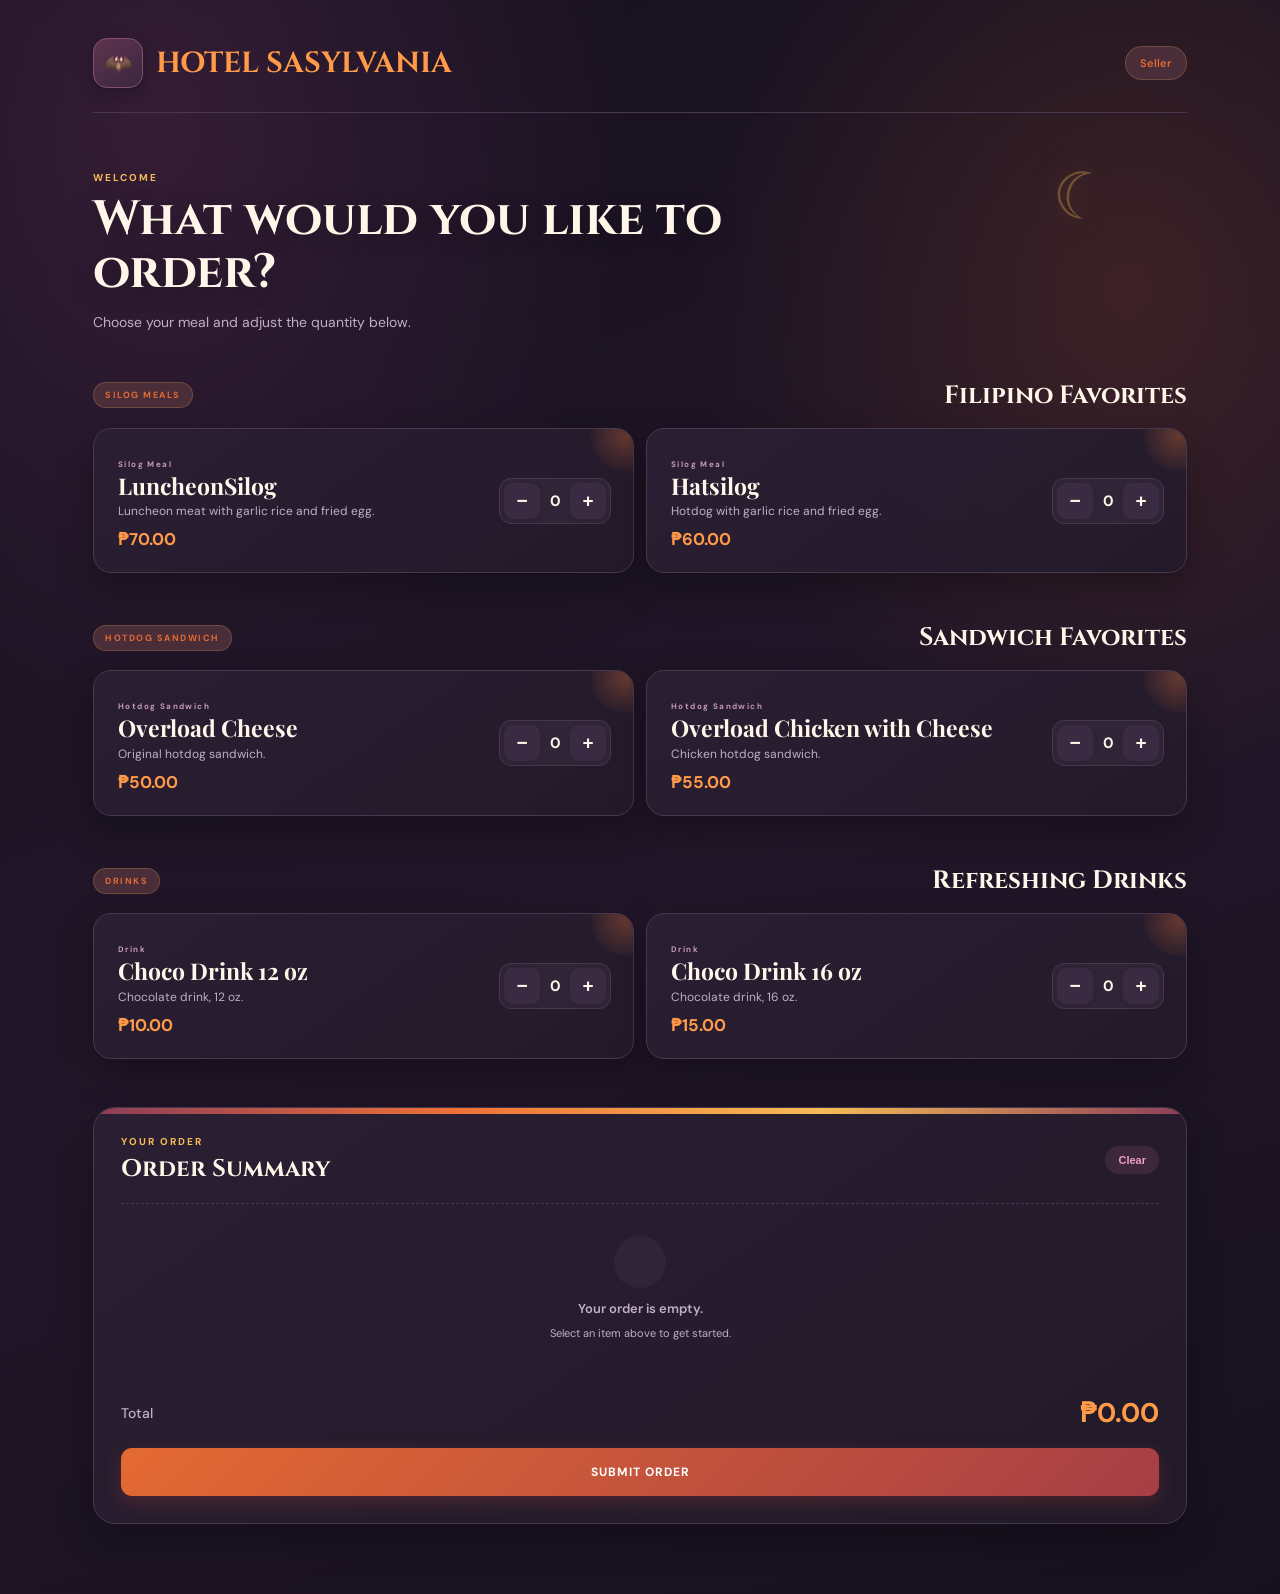
<file: index.html>
<!DOCTYPE html>
<html lang="en">
<head>
    <meta charset="UTF-8">
    <meta name="viewport" content="width=device-width, initial-scale=1.0">

    <title>SAs Ordering</title>

    <link rel="stylesheet" href="css/style.css">
</head>

<body>

    <main class="order-page">

        <!-- HEADER -->
        <header class="store-header">

            <div class="brand">
                <h1>HOTEL SASYLVANIA</h1>
                <p></p>
            </div>

            <a href="sales.html" class="seller-link">
                Seller
            </a>

        </header>


        <!-- WELCOME -->
        <section class="welcome">

            <p class="small-label">
                WELCOME
            </p>

            <h2>
                What would you like to order?
            </h2>

            <p>
                Choose your meal and adjust the quantity below.
            </p>

        </section>


        <!-- SILOG MEALS -->
        <section class="menu-section">

            <div class="section-heading">

                <span>
                    SILOG MEALS
                </span>

                <h2>
                    Filipino Favorites
                </h2>

            </div>


            <div
                id="silogProducts"
                class="product-grid"
            ></div>

        </section>

          <!-- HOTDOG SANDWICH -->
        <section class="menu-section">

            <div class="section-heading">
                <span>HOTDOG SANDWICH</span>
                <h2>Sandwich Favorites</h2>
            </div>

            <div id="sandwichProducts" class="product-grid"></div>

        </section>


        <!-- DRINKS -->
        <section class="menu-section">

            <div class="section-heading">

                <span>
                    DRINKS
                </span>

                <h2>
                    Refreshing Drinks
                </h2>

            </div>


            <div
                id="drinkProducts"
                class="product-grid"
            ></div>

        </section>


        <!-- ORDER SUMMARY -->
        <section class="order-summary">

            <div class="summary-header">

                <div>
                    <span class="small-label">
                        YOUR ORDER
                    </span>

                    <h2>
                        Order Summary
                    </h2>
                </div>

                <button
                    id="clearButton"
                    class="clear-button"
                >
                    Clear
                </button>

            </div>


            <div
                id="cartItems"
                class="cart-items"
            >

                <div class="empty-cart">
                    <div class="empty-icon">
                        
                    </div>

                    <p>
                        Your order is empty.
                    </p>

                    <small>
                        Select an item above to get started.
                    </small>
                </div>

            </div>


            <div class="summary-bottom">

                <div class="total-line">

                    <span>
                        Total
                    </span>

                    <strong id="totalPrice">
                        ₱0.00
                    </strong>

                </div>


                <button
                    id="submitOrder"
                    class="submit-button"
                >
                    SUBMIT ORDER
                </button>

            </div>

        </section>


        <!-- ORDER SUCCESS MODAL -->
        <div
            id="successModal"
            class="modal"
        >

            <div class="success-box">

                <div class="success-icon">
                    
                </div>

                <p class="small-label">
                    ORDER SUBMITTED
                </p>

                <h2>
                    Thank you!
                </h2>

                <p>
                    Your order has been recorded.
                </p>

                <div class="order-number-box">

                    <span>
                        ORDER NUMBER
                    </span>

                    <strong id="orderNumber">
                        #001
                    </strong>

                </div>

                <div class="success-total">

                    Total:
                    <strong id="successTotal">
                        ₱0.00
                    </strong>

                </div>

                <p class="return-message">
                    Please return this device to the seller.
                </p>

                <button
                    id="doneButton"
                    class="submit-button"
                >
                    DONE
                </button>

            </div>

        </div>

    </main>


    <script src="js/data.js"></script>
    <script src="js/order.js"></script>

</body>
</html>
</file>
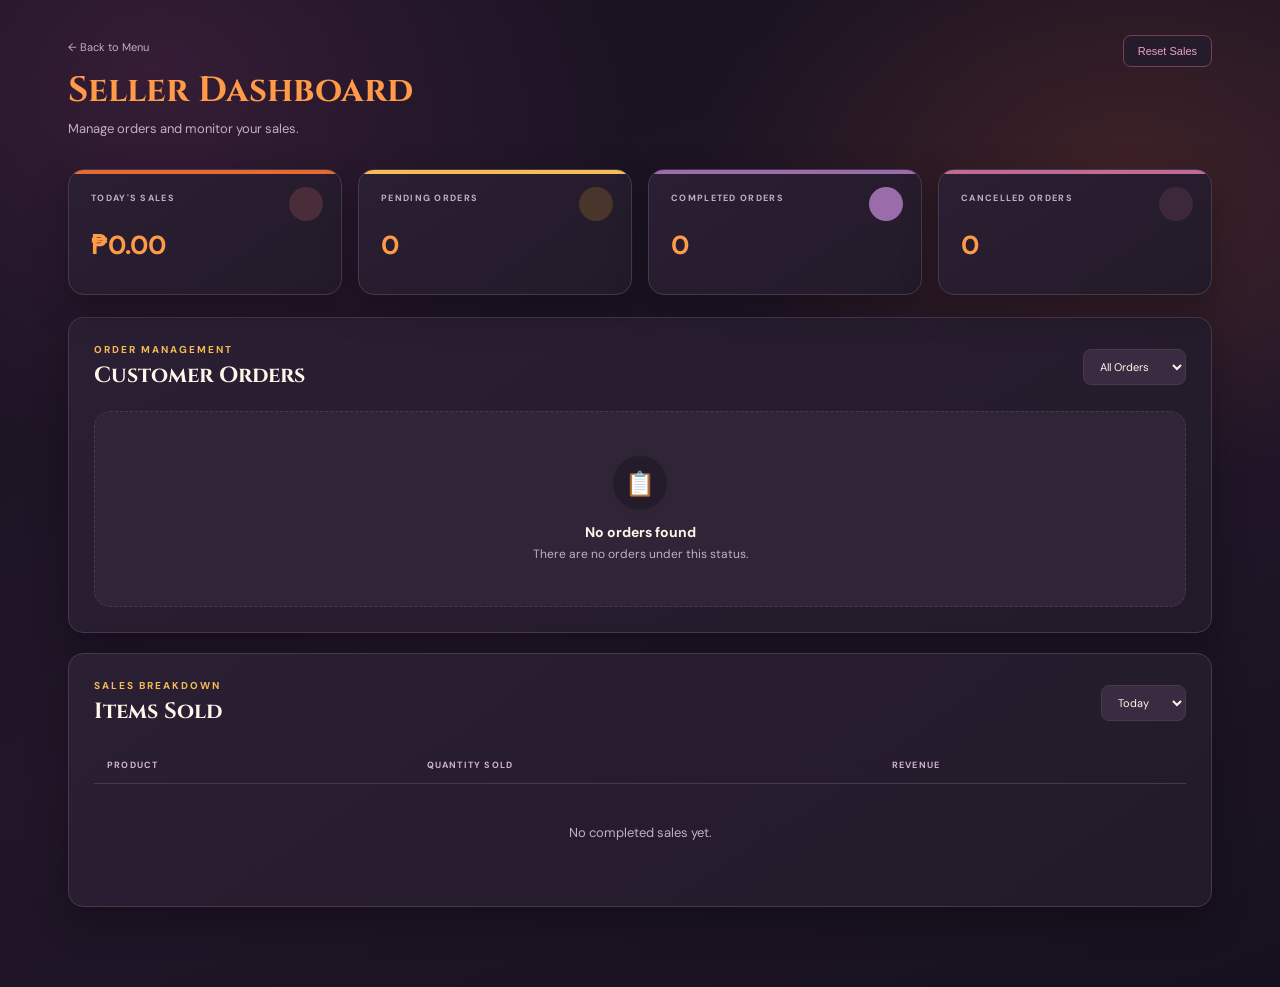
<file: sales.html>
<!DOCTYPE html>
<html lang="en">

<head>
    <meta charset="UTF-8">

    <meta
        name="viewport"
        content="width=device-width, initial-scale=1.0"
    >

    <title>SAs | Seller</title>

    <link
        rel="stylesheet"
        href="css/style.css?v=3"
    >
</head>

<body>

<main class="sales-page">

    <!-- HEADER -->

    <header class="sales-header">

        <div>

            <a
                href="index.html"
                class="back-link"
            >
                ← Back to Menu
            </a>

            <h1>
                Seller Dashboard
            </h1>

            <p>
                Manage orders and monitor your sales.
            </p>

        </div>

        <button
            id="resetSales"
            class="reset-button"
        >
            Reset Sales
        </button>

    </header>


    <!-- STATISTICS -->

    <section class="stats-grid">

        <div class="stat-card">

            <span>
                TODAY'S SALES
            </span>

            <strong id="totalSales">
                ₱0.00
            </strong>

        </div>


        <div class="stat-card">

            <span>
                PENDING ORDERS
            </span>

            <strong id="pendingOrders">
                0
            </strong>

        </div>


        <div class="stat-card">

            <span>
                COMPLETED ORDERS
            </span>

            <strong id="completedOrders">
                0
            </strong>

        </div>


        <div class="stat-card">

            <span>
                CANCELLED ORDERS
            </span>

            <strong id="cancelledOrders">
                0
            </strong>

        </div>

    </section>


    <!-- ORDER STATUS FILTER -->

    <section class="report-card">

        <div class="report-heading">

            <div>

                <span class="small-label">
                    ORDER MANAGEMENT
                </span>

                <h2>
                    Customer Orders
                </h2>

            </div>

            <select id="statusFilter">

                <option value="all">
                    All Orders
                </option>

                <option value="pending">
                    Pending
                </option>

                <option value="completed">
                    Completed
                </option>

                <option value="cancelled">
                    Cancelled
                </option>

            </select>

        </div>


        <div
            id="ordersContainer"
            class="orders-container"
        ></div>

    </section>


    <!-- PRODUCT SALES -->

    <section class="report-card">

        <div class="report-heading">

            <div>

                <span class="small-label">
                    SALES BREAKDOWN
                </span>

                <h2>
                    Items Sold
                </h2>

            </div>

            <select id="salesFilter">

                <option value="today">
                    Today
                </option>

                <option value="all">
                    All Time
                </option>

            </select>

        </div>


        <div class="table-wrapper">

            <table>

                <thead>

                    <tr>

                        <th>
                            PRODUCT
                        </th>

                        <th>
                            QUANTITY SOLD
                        </th>

                        <th>
                            REVENUE
                        </th>

                    </tr>

                </thead>

                <tbody id="salesTable"></tbody>

            </table>

        </div>

    </section>


</main>


<!-- RECEIPT PREVIEW -->

<div
    id="receiptModal"
    class="modal"
>

    <div class="receipt-box">

        <div class="receipt-toolbar">

            <div>

                <span class="small-label">
                    ORDER RECEIPT
                </span>

                <h2 id="receiptTitle">
                    #001
                </h2>

            </div>

            <button
                id="closeReceipt"
                class="receipt-close"
                aria-label="Close receipt"
            >
                ✕
            </button>

        </div>


        <div class="receipt-preview">

            <img
                id="receiptImage"
                alt="Order receipt"
            >

        </div>


        <div class="receipt-actions">

            <button
                id="downloadReceipt"
                class="submit-button"
            >
                DOWNLOAD
            </button>

            <button
                id="printReceipt"
                class="receipt-secondary"
            >
                PRINT
            </button>

        </div>

    </div>

</div>


<script src="js/data.js"></script>
<script src="js/receipt.js"></script>
<script src="js/sales.js"></script>

</body>
    </html>
</file>
<file: css/style.css>
/* =========================================
   SILOG+ ORDERING SYSTEM
   Halloween Food Kiosk Design
========================================= */

@import url('https://fonts.googleapis.com/css2?family=Cinzel:wght@600;700&family=DM+Sans:wght@400;500;600;700&family=Playfair+Display:wght@600;700&display=swap');

:root {
    --bg: #17111f;
    --surface: #241b2b;
    --surface-soft: #302437;

    --text: #fff6e9;
    --muted: #c0afc5;

    --primary: #e46a32;
    --primary-dark: #ff9a48;
    --primary-soft: #492d38;

    --accent: #f5bb55;
    --accent-soft: #4a352d;

    --pink: #bf6b94;
    --pink-soft: #3d273a;

    --border: #49374e;

    --shadow:
        0 14px 36px rgba(0, 0, 0, 0.28);

    --radius: 18px;
}


/* =========================================
   RESET
========================================= */

* {
    margin: 0;
    padding: 0;
    box-sizing: border-box;
}


html {
    scroll-behavior: smooth;
}


body {
    font-family: "DM Sans", sans-serif;

    background:
        radial-gradient(
            circle at 10% 10%,
            rgba(233, 180, 174, 0.12),
            transparent 25%
        ),
        radial-gradient(
            circle at 90% 20%,
            rgba(233, 161, 91, 0.10),
            transparent 25%
        ),
        var(--bg);

    color: var(--text);

    min-height: 100vh;
}


/* =========================================
   CUSTOMER ORDER PAGE
========================================= */

.order-page {
    width: min(1150px, 100%);

    margin: auto;

    padding:
        28px clamp(16px, 4vw, 28px) 70px;
}


/* =========================================
   HEADER
========================================= */

.store-header {
    display: flex;

    align-items: center;

    justify-content: space-between;

    padding:
        10px 0 24px;

    border-bottom:
        1px solid var(--border);
}


.brand {
    display: flex;

    align-items: center;

    gap: 13px;
}


.brand::before {
    content: "";

    width: 48px;
    height: 48px;

    display: flex;

    align-items: center;
    justify-content: center;

    background:
        var(--primary-soft);

    border-radius: 14px;

    font-size: 23px;
}


.brand h1 {
    font-family:
        "Playfair Display",
        serif;

    font-size: 29px;

    line-height: 1;

    color:
        var(--primary-dark);
}


.brand p {
    color: var(--muted);

    font-size: 11px;

    margin-top: 5px;

    letter-spacing: .3px;
}


.seller-link {
    display: inline-flex;

    align-items: center;

    gap: 6px;

    text-decoration: none;

    color: var(--primary);

    background:
        var(--primary-soft);

    padding:
        9px 14px;

    border-radius: 30px;

    font-size: 11px;

    font-weight: 600;

    transition: .2s ease;
}


.seller-link:hover {
    background: var(--primary);

    color: white;

    transform:
        translateY(-1px);
}


/* =========================================
   WELCOME SECTION
========================================= */

.welcome {
    position: relative;

    padding:
        58px 0 48px;
}


.welcome::after {
    content: "";

    position: absolute;

    right: 7%;

    top: 42px;

    font-size: 65px;

    opacity: .16;

    transform:
        rotate(12deg);
}


.welcome .small-label {
    margin-bottom: 10px;
}


.welcome h2 {
    max-width: 650px;

    font-family:
        "Playfair Display",
        serif;

    font-size:
        clamp(32px, 5vw, 48px);

    line-height: 1.1;

    color: var(--primary-dark);
}


.welcome p:last-child {
    color: var(--muted);

    font-size: 14px;

    margin-top: 13px;
}


/* =========================================
   LABELS
========================================= */

.small-label {
    display: block;

    color: var(--accent);

    font-size: 10px;

    font-weight: 700;

    letter-spacing: 2px;
}


/* =========================================
   MENU SECTION
========================================= */

.menu-section {
    margin-bottom: 48px;
}


.section-heading {
    display: flex;

    align-items: flex-end;

    justify-content: space-between;

    margin-bottom: 20px;
}


.section-heading > span {
    display: inline-block;

    color: var(--primary);

    background:
        var(--primary-soft);

    padding:
        6px 11px;

    border-radius: 30px;

    font-size: 9px;

    font-weight: 700;

    letter-spacing: 1.5px;
}


.section-heading h2 {
    font-family:
        "Playfair Display",
        serif;

    font-size: 25px;

    margin-top: 9px;
}


/* =========================================
   PRODUCT GRID
========================================= */

.product-grid {
    display: grid;

    grid-template-columns:
        repeat(2, 1fr);

    gap: 17px;
}


/* =========================================
   PRODUCT CARD
========================================= */

.product-card {
    position: relative;

    display: flex;

    justify-content:
        space-between;

    align-items: center;

    gap: 22px;

    min-height: 175px;

    padding: 23px;

    background:
        rgba(255,255,255,.92);

    border:
        1px solid var(--border);

    border-radius:
        var(--radius);

    overflow: hidden;

    transition:
        transform .25s ease,
        box-shadow .25s ease,
        border-color .25s ease;
}


.product-card::before {
    content: "";

    position: absolute;

    width: 90px;
    height: 90px;

    border-radius: 50%;

    background:
        var(--accent-soft);

    right: -35px;

    top: -35px;

    transition: .25s ease;
}


.product-card:hover {
    transform:
        translateY(-4px);

    border-color:
        #ddd4c6;

    box-shadow:
        var(--shadow);
}


.product-card:hover::before {
    transform:
        scale(1.3);
}


/* =========================================
   PRODUCT DETAILS
========================================= */

.product-details {
    position: relative;

    z-index: 1;

    flex: 1;
}


.product-category {
    display: inline-block;

    color: #a09c91;

    font-size: 9px;

    font-weight: 700;

    letter-spacing: 1.4px;

    margin-bottom: 6px;
}


.product-details h3 {
    font-family:
        "Playfair Display",
        serif;

    font-size: 23px;

    color:
        var(--text);

    margin-bottom: 7px;
}


.product-details p {
    color: var(--muted);

    font-size: 12px;

    line-height: 1.6;

    max-width: 330px;
}


.product-price {
    display: inline-block;

    color:
        var(--primary);

    font-size: 17px;

    font-weight: 700;

    margin-top: 13px;
}


/* =========================================
   QUANTITY CONTROL
========================================= */

.quantity-box {
    position: relative;

    z-index: 2;

    display: flex;

    align-items: center;

    justify-content: center;

    gap: 8px;

    padding: 5px;

    background:
        var(--surface-soft);

    border:
        1px solid var(--border);

    border-radius: 12px;
}


.quantity-box button {
    width: 34px;
    height: 34px;

    border: none;

    background:
        white;

    color:
        var(--primary);

    border-radius: 9px;

    font-size: 18px;

    font-weight: 600;

    cursor: pointer;

    box-shadow:
        0 2px 6px rgba(0,0,0,.05);

    transition: .18s ease;
}


.quantity-box button:hover {
    background:
        var(--primary);

    color: white;

    transform:
        scale(1.05);
}


.quantity-box button:active {
    transform:
        scale(.94);
}


.quantity-box span {
    min-width: 24px;

    text-align: center;

    font-size: 14px;

    font-weight: 700;

    color: var(--text);
}


/* =========================================
   ORDER SUMMARY
========================================= */

.order-summary {
    position: relative;

    background:
        var(--surface);

    border:
        1px solid var(--border);

    border-radius:
        22px;

    padding:
        27px;

    margin-top: 30px;

    box-shadow:
        0 12px 40px rgba(43,39,29,.08);

    overflow: hidden;
}


.order-summary::before {
    content: "";

    position: absolute;

    left: 0;
    top: 0;

    width: 100%;
    height: 5px;

    background:
        linear-gradient(
            90deg,
            var(--primary),
            var(--accent),
            var(--pink)
        );
}


.summary-header {
    display: flex;

    align-items: center;

    justify-content:
        space-between;

    padding-bottom:
        18px;

    border-bottom:
        1px dashed var(--border);
}


.summary-header h2 {
    font-family:
        "Playfair Display",
        serif;

    font-size: 24px;

    margin-top: 5px;
}


.clear-button {
    border: none;

    background:
        var(--pink-soft);

    color:
        #9a6964;

    padding:
        8px 13px;

    border-radius:
        20px;

    font-size: 11px;

    font-weight: 600;

    cursor: pointer;

    transition: .2s ease;
}


.clear-button:hover {
    background:
        var(--pink);

    color: white;
}


/* =========================================
   CART
========================================= */

.cart-items {
    min-height: 105px;
}


.empty-cart {
    text-align: center;

    padding:
        32px 10px;

    color: var(--muted);
}


.empty-icon {
    display: flex;

    align-items: center;

    justify-content: center;

    width: 52px;
    height: 52px;

    margin:
        0 auto 12px;

    background:
        var(--surface-soft);

    border-radius: 50%;

    font-size: 23px;
}


.empty-cart p {
    font-size: 13px;

    font-weight: 600;

    margin-bottom: 4px;
}


.empty-cart small {
    font-size: 11px;
}


/* CART ROW */

.cart-row {
    display: flex;

    justify-content:
        space-between;

    align-items: center;

    gap: 15px;

    padding:
        15px 4px;

    border-bottom:
        1px solid #f0ece5;
}


.cart-row strong {
    font-size: 14px;
}


.cart-row small {
    display: block;

    color: var(--muted);

    font-size: 11px;

    margin-top: 4px;
}


/* =========================================
   TOTAL
========================================= */

.summary-bottom {
    padding-top: 21px;
}


.total-line {
    display: flex;

    justify-content:
        space-between;

    align-items: center;

    margin-bottom: 18px;
}


.total-line span {
    color: var(--muted);

    font-size: 14px;

    font-weight: 500;
}


.total-line strong {
    color:
        var(--primary-dark);

    font-size: 27px;
}


/* =========================================
   SUBMIT BUTTON
========================================= */

.submit-button {
    position: relative;

    width: 100%;

    border: none;

    background:
        var(--primary);

    color: white;

    padding: 16px;

    border-radius: 11px;

    font-family:
        "DM Sans",
        sans-serif;

    font-size: 12px;

    font-weight: 700;

    letter-spacing: 1px;

    cursor: pointer;

    overflow: hidden;

    transition:
        background .2s ease,
        transform .2s ease,
        box-shadow .2s ease;
}


.submit-button:hover {
    background:
        var(--primary-dark);

    transform:
        translateY(-2px);

    box-shadow:
        0 8px 18px
        rgba(56,92,69,.22);
}


.submit-button:active {
    transform:
        translateY(0);
}


/* =========================================
   SUCCESS MODAL
========================================= */

.modal {
    position: fixed;

    inset: 0;

    z-index: 100;

    display: none;

    align-items: center;

    justify-content: center;

    padding: 20px;

    background:
        rgba(39,37,31,.55);

    backdrop-filter:
        blur(5px);
}


.modal.show {
    display: flex;
}


.success-box {
    width: 100%;

    max-width: 410px;

    background:
        var(--surface);

    border-radius:
        23px;

    padding:
        36px;

    text-align: center;

    box-shadow:
        0 25px 70px
        rgba(0,0,0,.18);

    animation:
        modalIn .3s ease;
}


@keyframes modalIn {

    from {
        opacity: 0;

        transform:
            translateY(15px)
            scale(.97);
    }

    to {
        opacity: 1;

        transform:
            translateY(0)
            scale(1);
    }

}


.success-icon {
    display: flex;

    align-items: center;

    justify-content: center;

    width: 62px;
    height: 62px;

    margin:
        0 auto 20px;

    border-radius: 50%;

    background:
        var(--primary-soft);

    color:
        var(--primary);

    font-size: 27px;

    font-weight: 700;
}


.success-box h2 {
    font-family:
        "Playfair Display",
        serif;

    font-size: 29px;

    margin:
        7px 0;
}


.success-box > p {
    color: var(--muted);

    font-size: 13px;
}


.order-number-box {
    margin:
        25px 0 17px;

    padding:
        17px;

    background:
        var(--surface-soft);

    border-radius:
        13px;
}


.order-number-box span {
    display: block;

    color: var(--muted);

    font-size: 9px;

    font-weight: 700;

    letter-spacing: 2px;

    margin-bottom: 5px;
}


.order-number-box strong {
    color:
        var(--primary-dark);

    font-size: 28px;
}


.success-total {
    font-size: 14px;

    margin-bottom: 22px;
}


.success-total strong {
    color:
        var(--primary);

    font-size: 19px;
}


.return-message {
    margin-bottom: 20px;
}


/* =========================================
   SALES PAGE
========================================= */

.sales-page {
    width: min(1200px, 100%);

    margin: auto;

    padding:
        35px clamp(16px, 4vw, 28px) 60px;
}


.sales-header {
    display: flex;

    flex-wrap: wrap;

    align-items: flex-start;

    justify-content:
        space-between;

    gap: 20px;

    margin-bottom: 32px;
}


.back-link {
    display: inline-block;

    color:
        var(--muted);

    text-decoration: none;

    font-size: 11px;

    margin-bottom: 13px;

    transition: .2s ease;
}


.back-link:hover {
    color:
        var(--primary);
}


.sales-header h1 {
    font-family:
        "Playfair Display",
        serif;

    font-size: clamp(28px, 8vw, 35px);

    color:
        var(--primary-dark);
}


.sales-header p {
    color:
        var(--muted);

    font-size: 13px;

    margin-top: 6px;
}


.reset-button {
    white-space: nowrap;

    flex-shrink: 0;

    border:
        1px solid var(--border);

    background:
        var(--surface);

    color:
        #9a6b66;

    padding:
        9px 14px;

    border-radius: 8px;

    font-size: 11px;

    cursor: pointer;

    transition: .2s ease;
}


.reset-button:hover {
    background:
        var(--pink-soft);

    border-color:
        var(--pink);
}


/* =========================================
   SALES STATS
========================================= */

.stats-grid {
    display: grid;

    grid-template-columns:
        repeat(2, minmax(0, 1fr));

    gap: 12px;

    margin-bottom: 22px;
}


.stat-card {
    position: relative;

    min-height: 116px;

    background:
        var(--surface);

    border:
        1px solid var(--border);

    border-radius:
        16px;

    padding:
        20px 16px 16px;

    overflow: hidden;

    transition:
        transform .25s ease,
        box-shadow .25s ease;
}


.stat-card:hover {
    transform:
        translateY(-3px);

    box-shadow:
        var(--shadow);
}


/* TOP COLOR STRIPE */

.stat-card::before {
    content: "";

    position: absolute;

    left: 0;
    top: 0;

    width: 100%;
    height: 4px;

    background:
        var(--primary);
}


.stat-card:nth-child(2)::before {
    background:
        var(--accent);
}


.stat-card:nth-child(3)::before {
    background:
        #7ea88b;
}


.stat-card:nth-child(4)::before {
    background:
        var(--pink);
}


/* ICON BADGE */

.stat-card::after {
    content: "";

    position: absolute;

    top: 17px;
    right: 14px;

    width: 34px;
    height: 34px;

    display: flex;

    align-items: center;
    justify-content: center;

    border-radius: 50%;

    background:
        var(--primary-soft);

    font-size: 16px;
}


.stat-card:nth-child(2)::after {
    content: "";

    background:
        var(--accent-soft);
}


.stat-card:nth-child(3)::after {
    content: "";

    background:
        var(--primary-soft);
}


.stat-card:nth-child(4)::after {
    content: "";

    background:
        var(--pink-soft);
}


/* LABEL + VALUE */

.stat-card span {
    display: block;

    position: relative;

    z-index: 1;

    min-height: 27px;

    padding-right: 40px;

    color:
        var(--muted);

    font-size: 9px;

    font-weight: 700;

    letter-spacing: 1.3px;

    line-height: 1.5;
}


.stat-card strong {
    display: block;

    position: relative;

    z-index: 1;

    color:
        var(--primary-dark);

    font-size:
        clamp(19px, 5.4vw, 26px);

    line-height: 1.1;

    margin-top: 12px;

    word-break: break-word;
}


@media (min-width: 760px) {

    .stats-grid {
        grid-template-columns:
            repeat(4, minmax(0, 1fr));

        gap: 16px;
    }


    .stat-card {
        min-height: 126px;

        padding:
            22px 22px 20px;
    }


    .stat-card::after {
        right: 18px;
    }


    .stat-card strong {
        font-size: 26px;
    }

}


/* =========================================
   REPORT CARDS
========================================= */

.report-card {
    background:
        var(--surface);

    border:
        1px solid var(--border);

    border-radius:
        15px;

    padding:
        clamp(16px, 4vw, 25px);

    margin-bottom:
        20px;
}


.report-heading {
    display: flex;

    flex-wrap: wrap;

    align-items: center;

    justify-content:
        space-between;

    gap: 15px;

    margin-bottom:
        21px;
}


.report-heading h2 {
    font-family:
        "Playfair Display",
        serif;

    font-size: 22px;

    margin-top: 5px;
}


.report-heading select {
    padding:
        9px 12px;

    background:
        var(--surface);

    border:
        1px solid var(--border);

    border-radius: 8px;

    color:
        var(--text);

    font-family:
        "DM Sans",
        sans-serif;

    font-size: 11px;

    outline: none;
}


/* =========================================
   TABLE
========================================= */

.table-wrapper {
    overflow-x: auto;
}


table {
    width: 100%;

    border-collapse:
        collapse;
}


th {
    padding:
        12px 13px;

    text-align: left;

    color:
        var(--muted);

    font-size: 9px;

    font-weight: 700;

    letter-spacing: 1.2px;

    border-bottom:
        1px solid var(--border);
}


td {
    padding:
        15px 13px;

    color:
        #55534c;

    font-size: 13px;

    border-bottom:
        1px solid #f0ece5;
}


tr:last-child td {
    border-bottom:
        none;
}


td strong {
    color:
        var(--text);
}


td small {
    color:
        var(--muted);

    font-size: 10px;
}


.no-data {
    text-align: center;

    color:
        var(--muted);

    padding:
        40px;
}


/* =========================================
   ORDER MANAGEMENT
========================================= */

.orders-container {
    display: grid;

    grid-template-columns: 1fr;

    gap: 14px;
}


/* ORDER CARD (PHONE FIRST) */

.order-card {
    position: relative;

    display: grid;

    grid-template-columns:
        minmax(0, 1fr);

    background:
        var(--surface);

    border:
        1px solid var(--border);

    border-radius:
        16px;

    padding:
        16px 16px 16px 20px;

    overflow: hidden;

    transition:
        transform .25s ease,
        box-shadow .25s ease,
        border-color .25s ease;
}


.order-card::before {
    content: "";

    position: absolute;

    left: 0;
    top: 0;

    width: 5px;
    height: 100%;

    background:
        var(--border);
}


.order-card:has(.status-pending)::before {
    background:
        var(--accent);
}


.order-card:has(.status-completed)::before {
    background:
        var(--primary);
}


.order-card:has(.status-cancelled)::before {
    background:
        var(--pink);
}
 
 
.order-card:hover {
    transform:
        translateY(-3px);
 
    border-color:
        #ddd4c6;
 
    box-shadow:
        var(--shadow);
}


/* CARD HEADER */
 
.order-card-header {
    display: flex;
 
    align-items: center;
 
    justify-content:
        space-between;
 
    gap: 10px;
 
    padding-bottom:
        13px;
 
    border-bottom:
        1px dashed var(--border);
}

.order-number {
    display: block;
 
    font-size: 20px;
 
    font-weight: 700;
 
    letter-spacing: .5px;
 
    line-height: 1;
 
    color:
        var(--primary-dark);
}
 
 
.order-time {
    display: block;
 
    color:
        var(--muted);
 
    font-size: 11px;
 
    margin-top: 7px;
}

/* STATUS BADGE */
 
.status-badge {
    display: inline-block;
 
    flex-shrink: 0;
 
    padding:
        6px 12px;
 
    border-radius: 30px;
 
    font-size: 10px;
 
    font-weight: 700;
 
    letter-spacing: .8px;
 
    text-transform: uppercase;
 
    white-space: nowrap;
   }

.status-pending {
    background:
        var(--accent-soft);
 
    color:
        #b4742c;
}
 
 
.status-completed {
    background:
        var(--primary-soft);
 
    color:
        var(--primary);
}
 
 
.status-cancelled {
    background:
        var(--pink-soft);
 
    color:
        #9a6964;
}

/* ORDER ITEMS */

.order-items {
    padding:
        4px 0 2px;
}


.order-item {
    display: flex;

    align-items: center;

    justify-content:
        space-between;

    gap: 14px;

    padding:
        12px 0;

    border-bottom:
        1px solid #f0ece5;
}


.order-item:last-child {
    border-bottom:
        none;
}


.order-item > div {
    min-width: 0;
}


.order-item strong {
    font-size: 13px;

    color:
        var(--text);
}


.order-item small {
    display: block;

    color:
        var(--muted);

    font-size: 11px;

    margin-top: 4px;
}


/* CARD FOOTER */

.order-card-footer {
    display: flex;

    flex-wrap: wrap;

    align-items: center;

    justify-content:
        space-between;

    gap: 12px 14px;

    margin-top: 6px;

    padding:
        13px 14px;

    background:
        var(--surface-soft);

    border-radius:
        12px;
}


.order-card-footer > div:first-child {
    flex: 0 0 auto;
}


.order-card-footer > div:first-child span {
    display: block;

    color:
        var(--muted);

    font-size: 9px;

    font-weight: 700;

    letter-spacing: 1.5px;
}


.order-card-footer > div:first-child strong {
    display: block;

    color:
        var(--primary-dark);

    font-size: 21px;

    margin-top: 3px;
}


/* ACTION BUTTONS */

.order-actions {
    display: flex;

    flex: 1 1 190px;

    align-items: center;

    justify-content:
        flex-end;

    gap: 8px;
}


.order-actions button {
    flex: 1 1 0;
}


.complete-button,
.cancel-button,
.reopen-button {
    display: inline-flex;

    align-items: center;

    justify-content: center;

    gap: 6px;

    min-height: 42px;

    padding:
        0 16px;

    border:
        1px solid transparent;

    border-radius: 12px;

    font-family:
        "DM Sans",
        sans-serif;

    font-size: 12px;

    font-weight: 700;

    letter-spacing: .3px;

    white-space: nowrap;

    cursor: pointer;

    -webkit-tap-highlight-color:
        transparent;

    transition:
        background .2s ease,
        color .2s ease,
        border-color .2s ease,
        transform .2s ease,
        box-shadow .2s ease;
   }


/* COMPLETE */

.complete-button {
    background:
        linear-gradient(
            135deg,
            var(--primary),
            var(--primary-dark)
        );

    color: white;

    box-shadow:
        0 4px 12px
        rgba(56,92,69,.22);
}


.complete-button:hover {
    transform:
        translateY(-1px);

    box-shadow:
        0 8px 18px
        rgba(56,92,69,.30);
}


/* CANCEL */

.cancel-button {
    background:
        var(--pink-soft);

    color:
        #a0554d;

    border-color:
        var(--pink);
}


.cancel-button::before {
    content: "";

    font-size: 11px;
}


.cancel-button:hover {
    background:
        #d98f87;

    color: white;

    border-color:
        #d98f87;
}


/* MOVE TO PENDING */

.reopen-button {
    background:
        var(--accent-soft);

    color:
        #b4742c;

    border-color:
        #f2d2ab;
}


.reopen-button::before {
    content: "↺";

    font-size: 15px;
}


.reopen-button:hover {
    background:
        var(--accent);

    color: white;

    border-color:
        var(--accent);
}


.complete-button:active,
.cancel-button:active,
.reopen-button:active {
    transform:
        scale(.97);
   }

/* NO ORDERS */

.no-orders {
    grid-column:
        1 / -1;

    text-align: center;

    padding:
        44px 16px;

    background:
        var(--surface-soft);

    border:
        1px dashed var(--border);

    border-radius:
        16px;

    color:
        var(--muted);
}


.no-orders-icon {
    display: flex;

    align-items: center;

    justify-content: center;

    width: 54px;
    height: 54px;

    margin:
        0 auto 13px;

    background:
        var(--surface);

    border-radius: 50%;

    font-size: 24px;

    box-shadow:
        0 2px 8px rgba(0,0,0,.05);
}


.no-orders strong {
    display: block;

    color:
        var(--text);

    font-size: 14px;

    margin-bottom: 5px;
}


.no-orders p {
    font-size: 12px;
}


/* ORDER CARD (WIDE SCREEN LANDSCAPE) */

@media (min-width: 900px) {

    .order-card {
        grid-template-columns:
            170px minmax(0, 1fr) auto;

        column-gap: 24px;

        align-items: center;

        padding:
            18px 20px 18px 26px;
    }


    .order-card-header {
        flex-direction: column;

        align-items: flex-start;

        justify-content: center;

        align-self: stretch;

        gap: 12px;

        padding-bottom: 0;

        padding-right: 22px;

        border-bottom: none;

        border-right:
            1px dashed var(--border);
    }


    .order-number {
        font-size: 22px;
    }


    .order-card-footer {
        flex-direction: column;

        flex-wrap: nowrap;

        align-items: stretch;

        min-width: 225px;

        margin-top: 0;

        padding:
            14px 16px;

        gap: 12px;
    }


    .order-actions {
        flex: none;
    }

   }

/* =========================================
   SCROLLBAR
========================================= */

::-webkit-scrollbar {
    width: 7px;
    height: 7px;
}


::-webkit-scrollbar-track {
    background:
        var(--bg);
}


::-webkit-scrollbar-thumb {
    background:
        #d2ccc1;

    border-radius:
        20px;
}


::-webkit-scrollbar-thumb:hover {
    background:
        #b5aea2;
}


/* =========================================
   MOBILE
========================================= */

@media (max-width: 850px) {

    .product-grid {
        grid-template-columns: 1fr;
    }


    .stats-grid {
        grid-template-columns:
            repeat(2, 1fr);
    }


}


@media (max-width: 600px) {

    .order-page,
    .sales-page {
        padding:
            18px 16px 45px;
    }


    .store-header {
        padding-bottom:
            18px;
    }


    .brand h1 {
        font-size: 25px;
    }


    .brand::before {
        width: 42px;
        height: 42px;

        font-size: 19px;
    }


    .welcome {
        padding:
            38px 0 32px;
    }


    .welcome::after {
        font-size: 45px;

        right: 2px;

        top: 25px;
    }


    .welcome h2 {
        font-size: 32px;

        max-width: 90%;
    }


    .section-heading h2 {
        font-size: 22px;
    }


    .product-card {
        min-height: auto;

        padding: 18px;
    }


    .product-details h3 {
        font-size: 21px;
    }


    .product-details p {
        font-size: 11px;
    }


    .quantity-box {
        gap: 5px;
    }


    .quantity-box button {
        width: 31px;
        height: 31px;
    }


    .order-summary {
        padding: 20px;

        border-radius: 17px;
    }


    .total-line strong {
        font-size: 23px;
    }


    .sales-header {
        flex-direction:
            column;
    }


    .sales-header h1 {
        font-size: 30px;
    }


    .stats-grid {
        grid-template-columns:
            1fr 1fr;

        gap: 10px;
    }




    .report-card {
        padding: 18px;
    }



    .report-heading {
        align-items:
            flex-start;

        flex-direction:
            column;
    }

}

/* =========================================
   MENU - COMPACT LANDSCAPE CARDS
   (fluid sizing: works on any screen width)
========================================= */

.welcome {
    padding:
        clamp(26px, 8vw, 58px)
        0
        clamp(20px, 6vw, 48px);
}


.welcome::after {
    font-size:
        clamp(38px, 11vw, 65px);

    top:
        clamp(20px, 6vw, 42px);
}


.welcome h2 {
    font-size:
        clamp(27px, 7.5vw, 48px);

    max-width:
        min(650px, 90%);
}


.menu-section {
    margin-bottom:
        clamp(28px, 8vw, 48px);
}


.section-heading {
    flex-wrap: wrap;

    align-items: center;

    gap: 8px 14px;

    margin-bottom: 16px;
}


.section-heading h2 {
    font-size:
        clamp(21px, 6vw, 25px);

    margin-top: 0;
}


/* GRID: 1 COLUMN ON PHONES, 2 ON WIDE SCREENS */

.product-grid {
    grid-template-columns:
        repeat(
            auto-fill,
            minmax(min(100%, 420px), 1fr)
        );

    gap: 12px;
}


/* CARD: DETAILS (LEFT) + QUANTITY (RIGHT) */

.product-card {
    flex-direction: row;

    flex-wrap: nowrap;

    align-items: center;

    justify-content:
        space-between;

    gap:
        clamp(10px, 3vw, 22px);

    min-height: 0;

    padding:
        clamp(14px, 4vw, 22px)
        clamp(14px, 4vw, 22px)
        clamp(14px, 4vw, 22px)
        clamp(16px, 4.5vw, 24px);
}


.product-card::before {
    width: 70px;
    height: 70px;

    right: -28px;
    top: -28px;
}


.product-details {
    min-width: 0;
}


.product-category {
    font-size: 8px;

    margin-bottom: 4px;
}


.product-details h3 {
    font-size:
        clamp(18px, 5vw, 23px);

    line-height: 1.15;

    margin-bottom: 4px;
}


.product-details p {
    display: -webkit-box;

    -webkit-line-clamp: 2;
    line-clamp: 2;

    -webkit-box-orient:
        vertical;

    overflow: hidden;

    font-size:
        clamp(11px, 3vw, 12px);

    line-height: 1.45;
}


.product-price {
    font-size:
        clamp(15px, 4.2vw, 17px);

    margin-top: 8px;
}


.quantity-box {
    flex-shrink: 0;

    gap: 4px;

    padding: 4px;
}


.quantity-box button {
    width: 36px;
    height: 36px;

    font-size: 19px;

    -webkit-tap-highlight-color:
        transparent;
}


.quantity-box span {
    min-width: 22px;

    font-size: 15px;
}


.cart-row {
    padding:
        11px 2px;
}


@media (hover: none) {

    .product-card:hover {
        transform: none;
    }
   
/* Idagdag ito sa PINAKADULO ng css/style.css (huwag magbura ng kahit ano). */


/* =========================================
   RECEIPT BUTTON (ORDER CARD)
========================================= */

.order-actions {
    flex-wrap: wrap;
}


.order-actions .receipt-button {
    display: inline-flex;

    align-items: center;

    justify-content: center;

    gap: 6px;

    flex: 1 1 100%;

    min-height: 40px;

    padding:
        0 16px;

    background:
        var(--surface);

    color:
        var(--primary-dark);

    border:
        1px solid var(--border);

    border-radius: 12px;

    font-family:
        "DM Sans",
        sans-serif;

    font-size: 12px;

    font-weight: 700;

    letter-spacing: .3px;

    white-space: nowrap;

    cursor: pointer;

    -webkit-tap-highlight-color:
        transparent;

    transition:
        background .2s ease,
        border-color .2s ease,
        transform .2s ease;
}


.order-actions .receipt-button:hover {
    background:
        var(--primary-soft);

    border-color:
        var(--primary);
}


.order-actions .receipt-button:active {
    transform:
        scale(.97);
}


/* =========================================
   RECEIPT PREVIEW MODAL
========================================= */

.receipt-box {
    width: 100%;

    max-width: 430px;

    max-height:
        calc(100vh - 40px);

    max-height:
        calc(100dvh - 40px);

    display: flex;

    flex-direction: column;

    gap: 14px;

    background:
        var(--surface);

    border-radius: 23px;

    padding: 20px;

    box-shadow:
        0 25px 70px
        rgba(0,0,0,.18);

    animation:
        modalIn .3s ease;
}


.receipt-toolbar {
    display: flex;

    align-items: flex-start;

    justify-content:
        space-between;

    gap: 12px;
}


.receipt-toolbar h2 {
    font-family:
        "Playfair Display",
        serif;

    font-size: 26px;

    margin-top: 5px;

    color:
        var(--primary-dark);
}


.receipt-close {
    flex-shrink: 0;

    width: 36px;
    height: 36px;

    border:
        1px solid var(--border);

    background:
        var(--surface);

    color:
        var(--muted);

    border-radius: 50%;

    font-size: 14px;

    cursor: pointer;

    transition: .2s ease;
}


.receipt-close:hover {
    background:
        var(--pink-soft);

    color:
        #9a6964;

    border-color:
        var(--pink);
}


.receipt-preview {
    flex: 1;

    min-height: 0;

    overflow-y: auto;

    padding: 14px;

    background:
        var(--surface-soft);

    border-radius: 14px;

    -webkit-overflow-scrolling:
        touch;
}


.receipt-preview img {
    display: block;

    width: 100%;

    max-width: 380px;

    height: auto;

    margin: 0 auto;

    border-radius: 10px;

    box-shadow:
        0 6px 20px
        rgba(43,39,29,.12);
}


.receipt-actions {
    display: grid;

    grid-template-columns:
        1fr 1fr;

    gap: 10px;
}


.receipt-secondary {
    min-height: 48px;

    border:
        1px solid var(--border);

    background:
        var(--surface);

    color:
        var(--primary);

    border-radius: 11px;

    font-family:
        "DM Sans",
        sans-serif;

    font-size: 12px;

    font-weight: 700;

    letter-spacing: 1px;

    cursor: pointer;

    -webkit-tap-highlight-color:
        transparent;

    transition:
        background .2s ease,
        border-color .2s ease;
}


.receipt-secondary:hover {
    background:
        var(--primary-soft);

    border-color:
        var(--primary);
   }
}


/* =========================================
   HALLOWEEN AT THE SILOG CASTLE
========================================= */

body {
    color-scheme: dark;
    background:
        radial-gradient(ellipse at 12% 7%, rgba(126, 57, 109, .28), transparent 30%),
        radial-gradient(ellipse at 88% 18%, rgba(224, 102, 44, .16), transparent 27%),
        linear-gradient(160deg, #17111f 0%, #211628 55%, #17111f 100%);
}


.brand::before {
    content: "🦇";
    background: linear-gradient(145deg, #61344f, #382640);
    border: 1px solid #80536b;
    box-shadow: 0 5px 16px rgba(0, 0, 0, .25);
}


.brand h1,
.welcome h2,
.section-heading h2,
.summary-header h2,
.success-box h2,
.sales-header h1,
.report-heading h2,
.receipt-toolbar h2 {
    font-family: "Cinzel", "Playfair Display", serif;
}


.brand h1,
.sales-header h1 {
    color: var(--primary-dark);
}


.store-header {
    border-bottom-color: var(--border);
}


.seller-link,
.section-heading > span {
    border: 1px solid rgba(245, 187, 85, .22);
}


.seller-link:hover {
    background: var(--primary);
}


.welcome::after {
    content: "☾";
    color: var(--accent);
    opacity: .32;
    text-shadow: 0 0 24px rgba(245, 187, 85, .55);
}


.welcome h2 {
    color: var(--text);
    text-shadow: 0 4px 24px rgba(0, 0, 0, .25);
}


.welcome p:last-child,
.sales-header p {
    color: var(--muted);
}


.product-card,
.order-summary,
.success-box,
.stat-card,
.report-card,
.order-card,
.receipt-box {
    background: linear-gradient(145deg, rgba(43, 31, 51, .98), rgba(34, 26, 41, .98));
    border-color: var(--border);
    box-shadow: var(--shadow);
}


.product-card::before {
    background: radial-gradient(circle, rgba(236, 119, 57, .32), rgba(236, 119, 57, .04) 70%);
}


.product-card:hover,
.order-card:hover {
    border-color: #89556a;
}


.product-category {
    color: #c69bb7;
}


.product-price,
.total-line strong,
.order-card-footer > div:first-child strong,
.order-number,
.receipt-toolbar h2,
.order-number-box strong,
.success-total strong {
    color: var(--primary-dark);
}


.quantity-box,
.order-card-footer,
.receipt-preview,
.order-number-box {
    background: var(--surface-soft);
    border-color: var(--border);
}


.quantity-box button,
.receipt-close,
.receipt-secondary,
.order-actions .receipt-button,
.report-heading select {
    background: #3a2b42;
    color: var(--text);
    border-color: var(--border);
}


.quantity-box button:hover,
.receipt-secondary:hover,
.order-actions .receipt-button:hover {
    background: var(--primary);
    color: #fff;
    border-color: var(--primary);
}


.order-summary::before {
    height: 6px;
    background: linear-gradient(90deg, #8c3d58, #ef7136, #f5bb55, #8c3d58);
}


.cart-row,
.order-item,
td,
th {
    border-color: var(--border);
}


td {
    color: #e2d5e5;
}


th {
    color: #d0b4cf;
}


.submit-button,
.complete-button {
    background: linear-gradient(135deg, #e46a32, #a63e45);
    box-shadow: 0 6px 18px rgba(190, 73, 52, .25);
}


.submit-button:hover,
.complete-button:hover {
    background: linear-gradient(135deg, #f07c3c, #bd4a4d);
}


.stat-card:nth-child(3)::before,
.stat-card:nth-child(3)::after {
    background: #9b6caa;
}


.stat-card:nth-child(4)::before {
    background: var(--pink);
}


.status-pending,
.reopen-button {
    color: #ffd27f;
}


.status-completed {
    color: #f1a16b;
}


.status-cancelled,
.cancel-button,
.reset-button,
.clear-button {
    color: #f0a0c2;
}


.cancel-button,
.reset-button,
.clear-button {
    border-color: #75405c;
}


.cancel-button:hover {
    background: #a74666;
    border-color: #a74666;
}


.reopen-button {
    border-color: #72513b;
}


.reopen-button:hover {
    background: #bd6c37;
    border-color: #bd6c37;
}


.reset-button:hover {
    background: var(--pink-soft);
    border-color: var(--pink);
}


.modal {
    background: rgba(10, 7, 15, .78);
}


:focus-visible {
    outline: 2px solid var(--accent);
    outline-offset: 3px;
}


::-webkit-scrollbar-thumb {
    background: #684c6b;
}


::-webkit-scrollbar-thumb:hover {
    background: #8b5a68;
}
</file>
